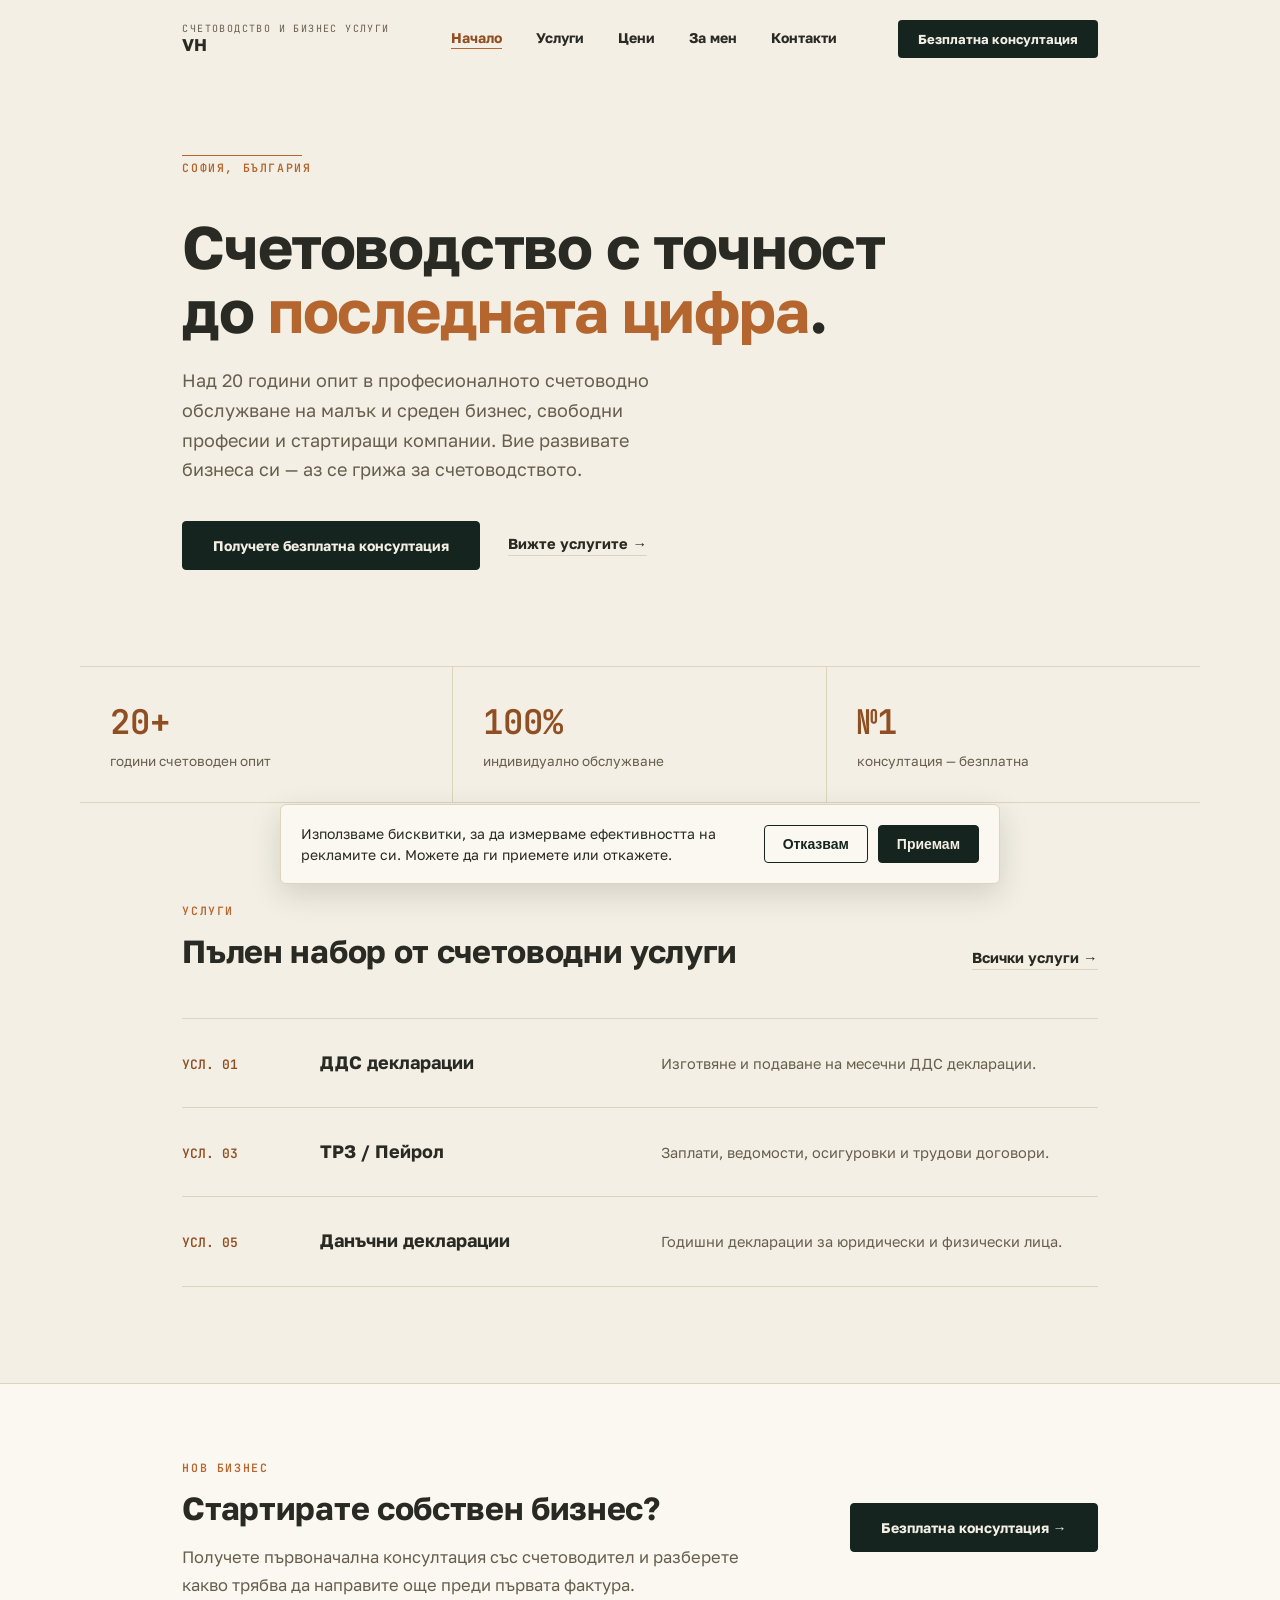
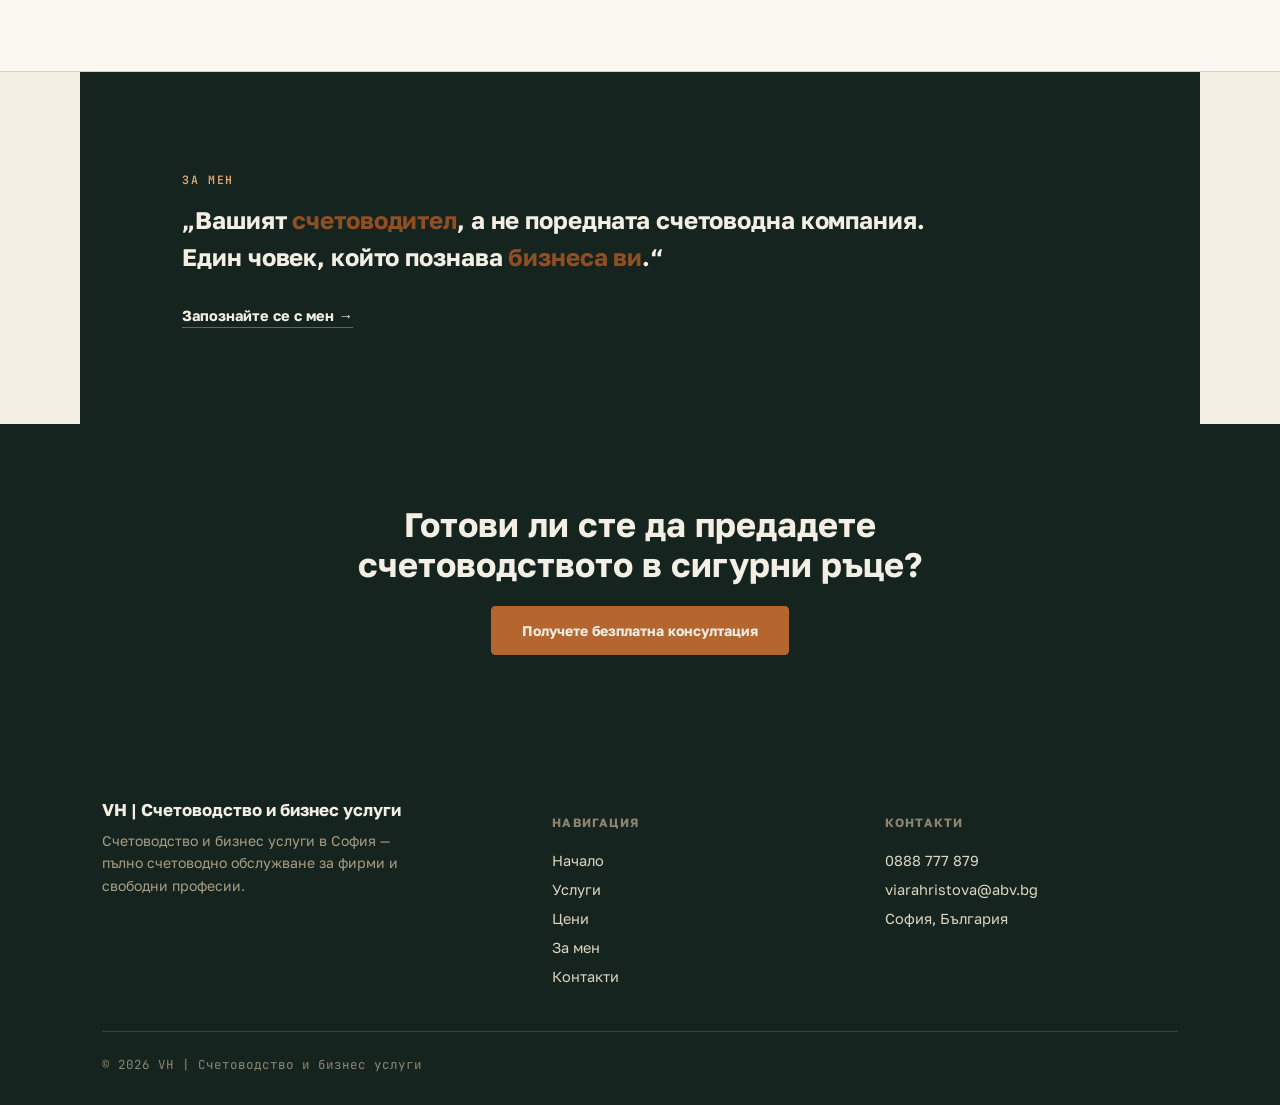
<file: index.html>
<!DOCTYPE html>
<html lang="bg">
<head>
<!-- Google tag (gtag.js) + Consent Mode v2 -->
<script>
window.dataLayer=window.dataLayer||[];function gtag(){dataLayer.push(arguments);}
gtag('consent','default',{ad_storage:'denied',ad_user_data:'denied',ad_personalization:'denied',analytics_storage:'denied',wait_for_update:500});
try{if(localStorage.getItem('vh-consent')==='granted'){gtag('consent','update',{ad_storage:'granted',ad_user_data:'granted',ad_personalization:'granted',analytics_storage:'granted'});}}catch(e){}
gtag('js',new Date());
gtag('config','AW-18490693279');
</script>
<script async src="https://www.googletagmanager.com/gtag/js?id=AW-18490693279"></script>
<meta charset="UTF-8">
<meta name="viewport" content="width=device-width, initial-scale=1.0">
<meta name="google-site-verification" content="xC1aSWb-zoDy7ywswB2VRji5pYLmuvF_2EXOzpqRw1o" />
<meta name="msvalidate.01" content="D0F1BC78159E9B62E5078E247769126C" />
<title>Счетоводни услуги в София | VH Счетоводство и бизнес услуги</title>
<meta name="description" content="Над 20 години опит. Счетоводно обслужване в София за малък и среден бизнес, свободни професии и стартиращи фирми. ДДС, ТРЗ, данъчни декларации. Безплатна първа консултация.">
<link rel="canonical" href="https://vhhristova.bg/">
<meta property="og:type" content="website">
<meta property="og:site_name" content="VH | Счетоводство и бизнес услуги">
<meta property="og:title" content="Счетоводни услуги в София | VH Счетоводство и бизнес услуги">
<meta property="og:description" content="Над 20 години опит. Счетоводно обслужване в София за малък и среден бизнес, свободни професии и стартиращи фирми. ДДС, ТРЗ, данъчни декларации. Безплатна първа консултация.">
<meta property="og:url" content="https://vhhristova.bg/">
<meta property="og:locale" content="bg_BG">
<meta name="twitter:card" content="summary">
<link rel="stylesheet" href="assets/style.css">
<script type="application/ld+json">
{
  "@context": "https://schema.org",
  "@type": "AccountingService",
  "name": "VH | Счетоводство и бизнес услуги",
  "alternateName": "В. Христова",
  "url": "https://vhhristova.bg/",
  "telephone": "+359888777879",
  "email": "viarahristova@abv.bg",
  "address": {
    "@type": "PostalAddress",
    "addressLocality": "София",
    "addressCountry": "BG"
  },
  "areaServed": {
    "@type": "City",
    "name": "София"
  }
}
</script>
</head>
<body>

<header class="site-header">
  <div class="wrap">
    <a href="index.html" class="brand">
      <span class="brand-eyebrow">Счетоводство и бизнес услуги</span>
      <span class="brand-name">VH</span>
    </a>
    <nav class="nav-links">
      <a href="index.html" data-page="index.html">Начало</a>
      <a href="services.html" data-page="services.html">Услуги</a>
      <a href="prices.html" data-page="prices.html">Цени</a>
      <a href="about.html" data-page="about.html">За мен</a>
      <a href="contact.html" data-page="contact.html">Контакти</a>
      <a href="contact.html" class="btn nav-cta-mobile">Безплатна консултация</a>
    </nav>
    <a href="contact.html" class="nav-cta">Безплатна консултация</a>
    <button class="nav-toggle" aria-label="Отвори меню" aria-expanded="false">
      <span></span><span></span><span></span>
    </button>
  </div>
</header>

<section class="hero">
  <div class="hero-rule"></div>
  <span class="eyebrow">София, България</span>
  <h1>Счетоводство с&nbsp;точност до&nbsp;<span class="accent">последната цифра</span>.</h1>
  <p class="lede">Над 20 години опит в професионалното счетоводно обслужване на малък и среден бизнес, свободни професии и стартиращи компании. Вие развивате бизнеса си — аз се грижа за счетоводството.</p>
  <div class="hero-actions">
    <a href="contact.html" class="btn">Получете безплатна консултация</a>
    <a href="services.html" class="link-arrow">Вижте услугите →</a>
  </div>
</section>

<div class="stats">
  <div class="stat reveal"><span class="stat-num num">20+</span><span class="stat-label">години счетоводен опит</span></div>
  <div class="stat reveal" style="--reveal-delay:.08s"><span class="stat-num num">100%</span><span class="stat-label">индивидуално обслужване</span></div>
  <div class="stat reveal" style="--reveal-delay:.16s"><span class="stat-num num">№1</span><span class="stat-label">консултация — безплатна</span></div>
</div>

<section class="section">
  <div class="section-head reveal">
    <div>
      <span class="eyebrow">Услуги</span>
      <h2>Пълен набор от счетоводни услуги</h2>
    </div>
    <a href="services.html" class="link-arrow">Всички услуги →</a>
  </div>
  <div class="svc-list">
    <div class="svc-row reveal">
      <span class="svc-code num">УСЛ. 01</span>
      <span class="svc-name">ДДС декларации</span>
      <span class="svc-desc">Изготвяне и подаване на месечни ДДС декларации.</span>
    </div>
    <div class="svc-row reveal" style="--reveal-delay:.06s">
      <span class="svc-code num">УСЛ. 03</span>
      <span class="svc-name">ТРЗ / Пейрол</span>
      <span class="svc-desc">Заплати, ведомости, осигуровки и трудови договори.</span>
    </div>
    <div class="svc-row reveal" style="--reveal-delay:.12s">
      <span class="svc-code num">УСЛ. 05</span>
      <span class="svc-name">Данъчни декларации</span>
      <span class="svc-desc">Годишни декларации за юридически и физически лица.</span>
    </div>
  </div>
</section>

<div class="startup">
  <div class="section">
    <div class="startup-inner">
      <div>
        <span class="eyebrow reveal">Нов бизнес</span>
        <h2 class="reveal">Стартирате собствен бизнес?</h2>
        <p class="reveal" style="--reveal-delay:.06s">Получете първоначална консултация със счетоводител и разберете какво трябва да направите още преди първата фактура.</p>
      </div>
      <a href="contact.html" class="btn reveal" style="--reveal-delay:.12s">Безплатна консултация →</a>
    </div>
  </div>
</div>

<section class="section on-ink">
  <span class="eyebrow reveal">За мен</span>
  <p class="pull reveal">„Вашият <span class="accent">счетоводител</span>, а не поредната счетоводна компания. Един човек, който познава <span class="accent">бизнеса ви</span>.“</p>
  <div class="reveal" style="margin-top:30px;--reveal-delay:.1s">
    <a href="about.html" class="link-arrow" style="color:#f3efe4;border-color:rgba(255,255,255,0.3);">Запознайте се с мен →</a>
  </div>
</section>

<div class="cta-band">
  <h2 class="reveal">Готови ли сте да предадете счетоводството в сигурни ръце?</h2>
  <a href="contact.html" class="btn reveal" style="--reveal-delay:.08s">Получете безплатна консултация</a>
</div>

<footer class="site-footer">
  <div class="footer-grid">
    <div class="footer-brand">
      <span class="brand-name">VH | Счетоводство и бизнес услуги</span>
      <p>Счетоводство и бизнес услуги в София — пълно счетоводно обслужване за фирми и свободни професии.</p>
    </div>
    <div class="footer-col">
      <h4>Навигация</h4>
      <a href="index.html">Начало</a>
      <a href="services.html">Услуги</a>
      <a href="prices.html">Цени</a>
      <a href="about.html">За мен</a>
      <a href="contact.html">Контакти</a>
    </div>
    <div class="footer-col">
      <h4>Контакти</h4>
      <a href="tel:0888777879">0888 777 879</a>
      <a href="mailto:viarahristova@abv.bg">viarahristova@abv.bg</a>
      <a href="#">София, България</a>
    </div>
  </div>
  <div class="footer-bottom">
    <span>© 2026 VH | Счетоводство и бизнес услуги</span>
  </div>
</footer>

<script src="assets/script.js"></script>
</body>
</html>
</file>
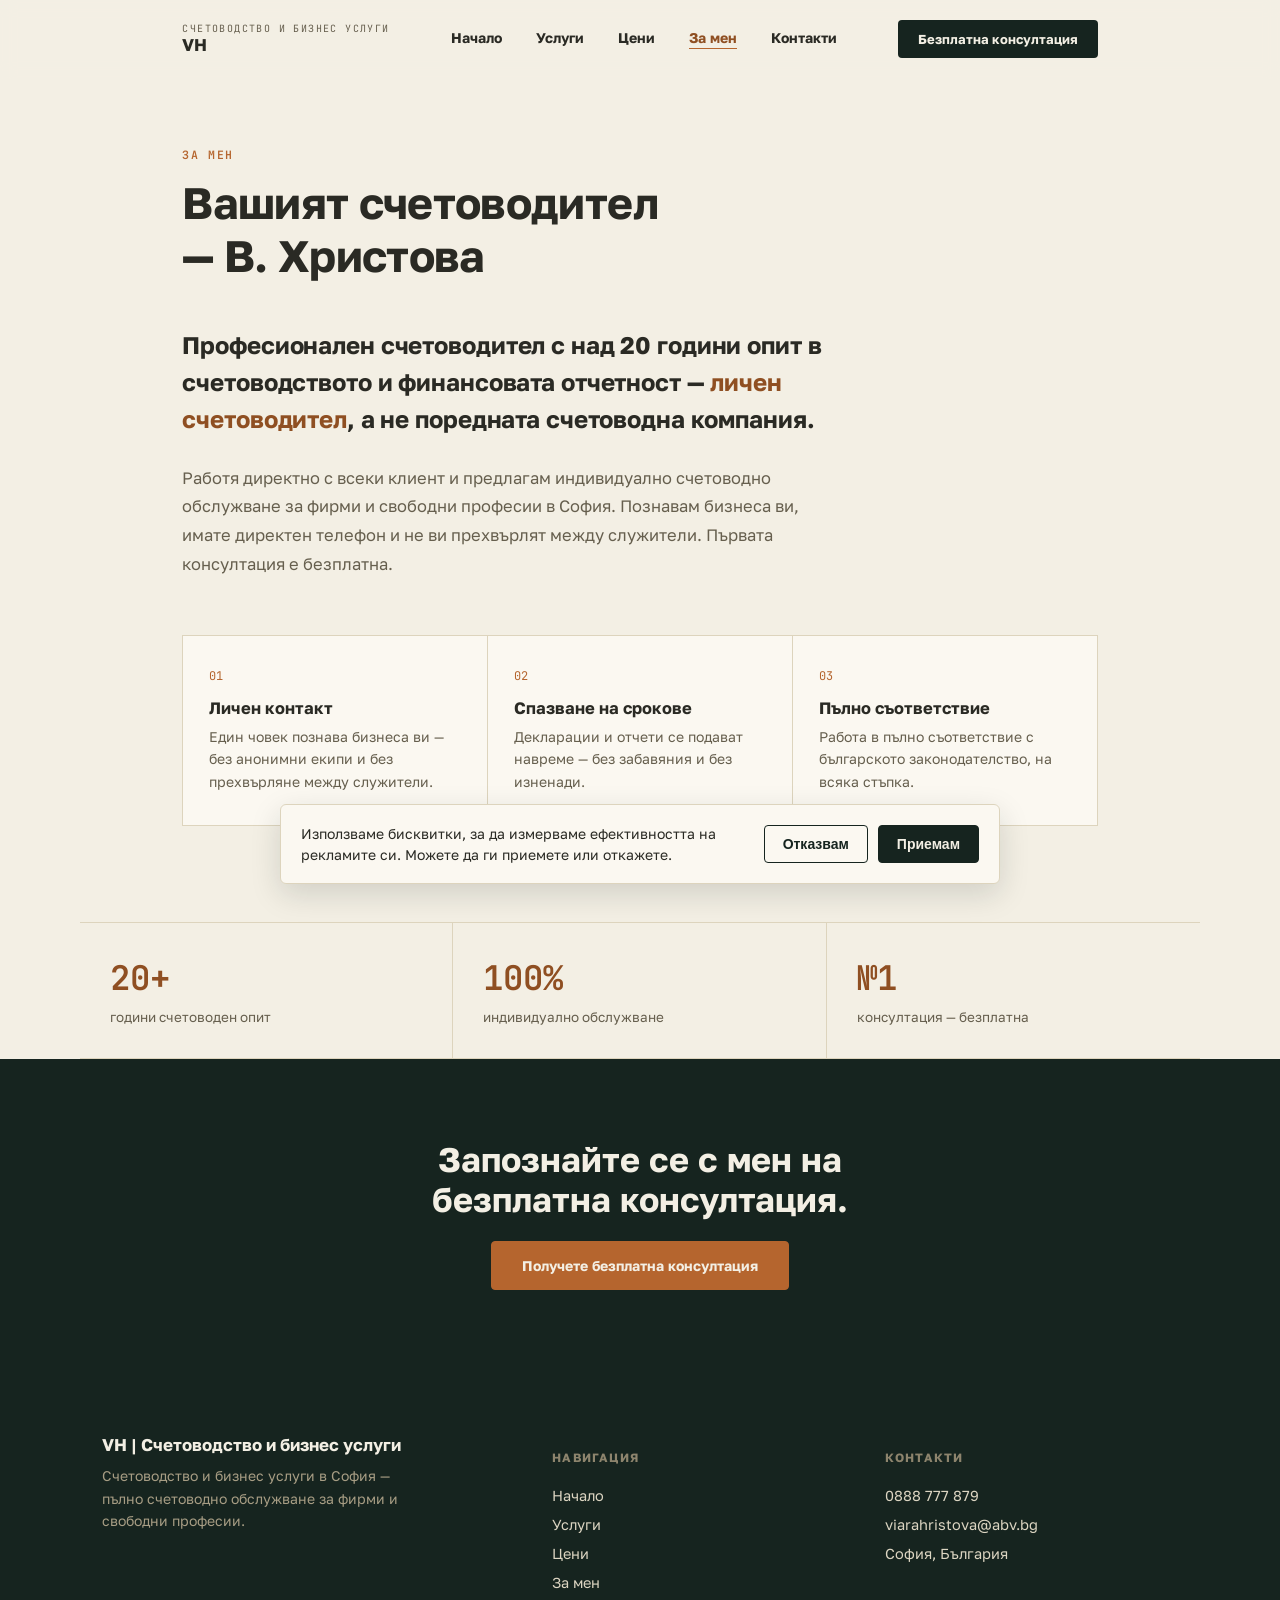
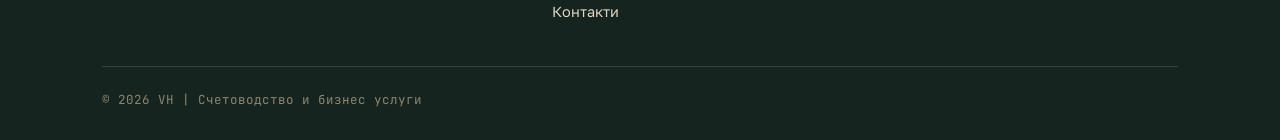
<file: about.html>
<!DOCTYPE html>
<html lang="bg">
<head>
<!-- Google tag (gtag.js) + Consent Mode v2 -->
<script>
window.dataLayer=window.dataLayer||[];function gtag(){dataLayer.push(arguments);}
gtag('consent','default',{ad_storage:'denied',ad_user_data:'denied',ad_personalization:'denied',analytics_storage:'denied',wait_for_update:500});
try{if(localStorage.getItem('vh-consent')==='granted'){gtag('consent','update',{ad_storage:'granted',ad_user_data:'granted',ad_personalization:'granted',analytics_storage:'granted'});}}catch(e){}
gtag('js',new Date());
gtag('config','AW-18490693279');
</script>
<script async src="https://www.googletagmanager.com/gtag/js?id=AW-18490693279"></script>
<meta charset="UTF-8">
<meta name="viewport" content="width=device-width, initial-scale=1.0">
<title>Вашият счетоводител В. Христова | VH Счетоводство</title>
<meta name="description" content="Запознайте се с В. Христова — личен счетоводител с над 20 години опит за фирми и свободни професии в София. Директна връзка с един човек, който познава бизнеса ви.">
<link rel="canonical" href="https://vhhristova.bg/about">
<meta property="og:type" content="website">
<meta property="og:site_name" content="VH | Счетоводство и бизнес услуги">
<meta property="og:title" content="Вашият счетоводител В. Христова | VH Счетоводство">
<meta property="og:description" content="Запознайте се с В. Христова — личен счетоводител с над 20 години опит за фирми и свободни професии в София. Директна връзка с един човек, който познава бизнеса ви.">
<meta property="og:url" content="https://vhhristova.bg/about">
<meta property="og:locale" content="bg_BG">
<meta name="twitter:card" content="summary">
<link rel="stylesheet" href="assets/style.css">
</head>
<body>

<header class="site-header">
  <div class="wrap">
    <a href="index.html" class="brand">
      <span class="brand-eyebrow">Счетоводство и бизнес услуги</span>
      <span class="brand-name">VH</span>
    </a>
    <nav class="nav-links">
      <a href="index.html" data-page="index.html">Начало</a>
      <a href="services.html" data-page="services.html">Услуги</a>
      <a href="prices.html" data-page="prices.html">Цени</a>
      <a href="about.html" data-page="about.html">За мен</a>
      <a href="contact.html" data-page="contact.html">Контакти</a>
      <a href="contact.html" class="btn nav-cta-mobile">Безплатна консултация</a>
    </nav>
    <a href="contact.html" class="nav-cta">Безплатна консултация</a>
    <button class="nav-toggle" aria-label="Отвори меню" aria-expanded="false">
      <span></span><span></span><span></span>
    </button>
  </div>
</header>

<div class="page-head reveal">
  <span class="eyebrow">За мен</span>
  <h1>Вашият счетоводител — В. Христова</h1>
</div>

<section class="section" style="padding-top:24px;">
  <p class="pull reveal">Професионален счетоводител с над 20 години опит в счетоводството и финансовата отчетност — <span class="accent">личен счетоводител</span>, а не поредната счетоводна компания.</p>
  <p class="about-body reveal" style="--reveal-delay:.08s">Работя директно с всеки клиент и предлагам индивидуално счетоводно обслужване за фирми и свободни професии в София. Познавам бизнеса ви, имате директен телефон и не ви прехвърлят между служители. Първата консултация е безплатна.</p>

  <div class="values">
    <div class="value reveal">
      <span class="value-num num">01</span>
      <h3>Личен контакт</h3>
      <p>Един човек познава бизнеса ви — без анонимни екипи и без прехвърляне между служители.</p>
    </div>
    <div class="value reveal" style="--reveal-delay:.06s">
      <span class="value-num num">02</span>
      <h3>Спазване на срокове</h3>
      <p>Декларации и отчети се подават навреме — без забавяния и без изненади.</p>
    </div>
    <div class="value reveal" style="--reveal-delay:.12s">
      <span class="value-num num">03</span>
      <h3>Пълно съответствие</h3>
      <p>Работа в пълно съответствие с българското законодателство, на всяка стъпка.</p>
    </div>
  </div>
</section>

<div class="stats">
  <div class="stat reveal"><span class="stat-num num">20+</span><span class="stat-label">години счетоводен опит</span></div>
  <div class="stat reveal" style="--reveal-delay:.08s"><span class="stat-num num">100%</span><span class="stat-label">индивидуално обслужване</span></div>
  <div class="stat reveal" style="--reveal-delay:.16s"><span class="stat-num num">№1</span><span class="stat-label">консултация — безплатна</span></div>
</div>

<div class="cta-band">
  <h2 class="reveal">Запознайте се с мен на безплатна консултация.</h2>
  <a href="contact.html" class="btn reveal" style="--reveal-delay:.08s">Получете безплатна консултация</a>
</div>

<footer class="site-footer">
  <div class="footer-grid">
    <div class="footer-brand">
      <span class="brand-name">VH | Счетоводство и бизнес услуги</span>
      <p>Счетоводство и бизнес услуги в София — пълно счетоводно обслужване за фирми и свободни професии.</p>
    </div>
    <div class="footer-col">
      <h4>Навигация</h4>
      <a href="index.html">Начало</a>
      <a href="services.html">Услуги</a>
      <a href="prices.html">Цени</a>
      <a href="about.html">За мен</a>
      <a href="contact.html">Контакти</a>
    </div>
    <div class="footer-col">
      <h4>Контакти</h4>
      <a href="tel:0888777879">0888 777 879</a>
      <a href="mailto:viarahristova@abv.bg">viarahristova@abv.bg</a>
      <a href="#">София, България</a>
    </div>
  </div>
  <div class="footer-bottom">
    <span>© 2026 VH | Счетоводство и бизнес услуги</span>
  </div>
</footer>

<script src="assets/script.js"></script>
</body>
</html>
</file>
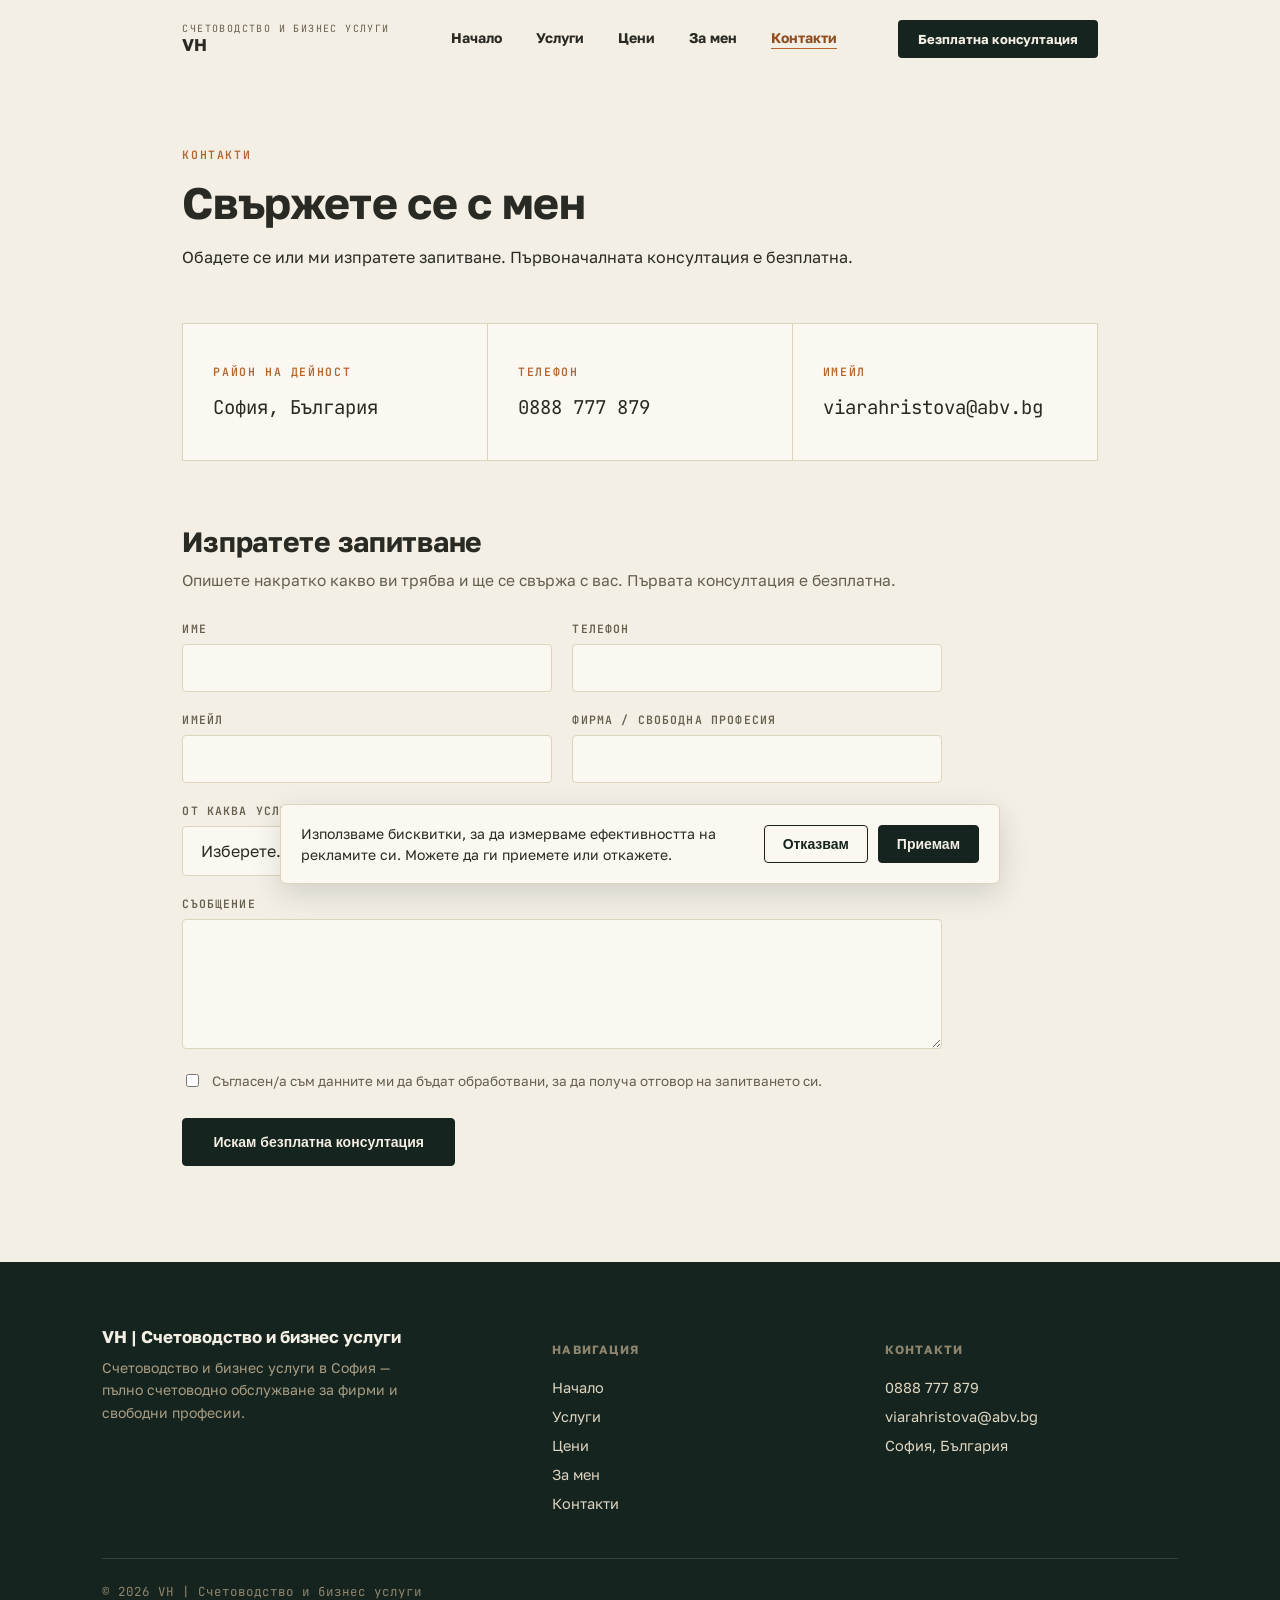
<file: contact.html>
<!DOCTYPE html>
<html lang="bg">
<head>
<!-- Google tag (gtag.js) + Consent Mode v2 -->
<script>
window.dataLayer=window.dataLayer||[];function gtag(){dataLayer.push(arguments);}
gtag('consent','default',{ad_storage:'denied',ad_user_data:'denied',ad_personalization:'denied',analytics_storage:'denied',wait_for_update:500});
try{if(localStorage.getItem('vh-consent')==='granted'){gtag('consent','update',{ad_storage:'granted',ad_user_data:'granted',ad_personalization:'granted',analytics_storage:'granted'});}}catch(e){}
gtag('js',new Date());
gtag('config','AW-18490693279');
</script>
<script async src="https://www.googletagmanager.com/gtag/js?id=AW-18490693279"></script>
<meta charset="UTF-8">
<meta name="viewport" content="width=device-width, initial-scale=1.0">
<title>Контакти и безплатна консултация | VH Счетоводство</title>
<meta name="description" content="Свържете се с VH Счетоводство и бизнес услуги в София — обадете се или изпратете запитване. Първоначалната консултация е безплатна.">
<link rel="canonical" href="https://vhhristova.bg/contact">
<meta property="og:type" content="website">
<meta property="og:site_name" content="VH | Счетоводство и бизнес услуги">
<meta property="og:title" content="Контакти и безплатна консултация | VH Счетоводство">
<meta property="og:description" content="Свържете се с VH Счетоводство и бизнес услуги в София — обадете се или изпратете запитване. Първоначалната консултация е безплатна.">
<meta property="og:url" content="https://vhhristova.bg/contact">
<meta property="og:locale" content="bg_BG">
<meta name="twitter:card" content="summary">
<link rel="stylesheet" href="assets/style.css">
</head>
<body>

<header class="site-header">
  <div class="wrap">
    <a href="index.html" class="brand">
      <span class="brand-eyebrow">Счетоводство и бизнес услуги</span>
      <span class="brand-name">VH</span>
    </a>
    <nav class="nav-links">
      <a href="index.html" data-page="index.html">Начало</a>
      <a href="services.html" data-page="services.html">Услуги</a>
      <a href="prices.html" data-page="prices.html">Цени</a>
      <a href="about.html" data-page="about.html">За мен</a>
      <a href="contact.html" data-page="contact.html">Контакти</a>
      <a href="contact.html" class="btn nav-cta-mobile">Безплатна консултация</a>
    </nav>
    <a href="contact.html" class="nav-cta">Безплатна консултация</a>
    <button class="nav-toggle" aria-label="Отвори меню" aria-expanded="false">
      <span></span><span></span><span></span>
    </button>
  </div>
</header>

<div class="page-head reveal">
  <span class="eyebrow">Контакти</span>
  <h1>Свържете се с мен</h1>
  <p class="lede" style="margin-top:18px;">Обадете се или ми изпратете запитване. Първоначалната консултация е безплатна.</p>
</div>

<section class="section" style="padding-top:24px;">
  <div class="contact-grid reveal">
    <div class="contact-cell">
      <span class="eyebrow">Район на дейност</span>
      <span class="value">София, България</span>
    </div>
    <div class="contact-cell">
      <span class="eyebrow">Телефон</span>
      <a href="tel:0888777879">0888 777 879</a>
    </div>
    <div class="contact-cell">
      <span class="eyebrow">Имейл</span>
      <a href="mailto:viarahristova@abv.bg">viarahristova@abv.bg</a>
    </div>
  </div>

  <form class="contact-form reveal" name="contact" method="POST" action="/thanks.html" data-netlify="true" netlify-honeypot="bot-field" style="--reveal-delay:.1s">
    <input type="hidden" name="form-name" value="contact">
    <p hidden><label>Не попълвайте това поле: <input name="bot-field"></label></p>

    <h2>Изпратете запитване</h2>
    <p class="form-note">Опишете накратко какво ви трябва и ще се свържа с вас. Първата консултация е безплатна.</p>

    <div class="form-grid">
      <div class="field">
        <label for="f-name">Име</label>
        <input id="f-name" name="name" type="text" autocomplete="name" required>
      </div>
      <div class="field">
        <label for="f-phone">Телефон</label>
        <input id="f-phone" name="phone" type="tel" autocomplete="tel" required>
      </div>
      <div class="field">
        <label for="f-email">Имейл</label>
        <input id="f-email" name="email" type="email" autocomplete="email">
      </div>
      <div class="field">
        <label for="f-company">Фирма / свободна професия</label>
        <input id="f-company" name="company" type="text" autocomplete="organization">
      </div>
      <div class="field full">
        <label for="f-service">От каква услуга се интересувате?</label>
        <select id="f-service" name="service">
          <option value="">Изберете...</option>
          <option>Текущо счетоводно обслужване</option>
          <option>ДДС декларации / възстановяване на ДДС</option>
          <option>ТРЗ / заплати и осигуровки</option>
          <option>Данъчни декларации</option>
          <option>Годишно приключване</option>
          <option>Стартирам нов бизнес</option>
          <option>Друго</option>
        </select>
      </div>
      <div class="field full">
        <label for="f-message">Съобщение</label>
        <textarea id="f-message" name="message"></textarea>
      </div>
    </div>

    <label class="consent">
      <input type="checkbox" name="consent" required>
      <span>Съгласен/а съм данните ми да бъдат обработвани, за да получа отговор на запитването си.</span>
    </label>

    <div class="form-actions">
      <button type="submit" class="btn">Искам безплатна консултация</button>
    </div>
  </form>
</section>

<footer class="site-footer">
  <div class="footer-grid">
    <div class="footer-brand">
      <span class="brand-name">VH | Счетоводство и бизнес услуги</span>
      <p>Счетоводство и бизнес услуги в София — пълно счетоводно обслужване за фирми и свободни професии.</p>
    </div>
    <div class="footer-col">
      <h4>Навигация</h4>
      <a href="index.html">Начало</a>
      <a href="services.html">Услуги</a>
      <a href="prices.html">Цени</a>
      <a href="about.html">За мен</a>
      <a href="contact.html">Контакти</a>
    </div>
    <div class="footer-col">
      <h4>Контакти</h4>
      <a href="tel:0888777879">0888 777 879</a>
      <a href="mailto:viarahristova@abv.bg">viarahristova@abv.bg</a>
      <a href="#">София, България</a>
    </div>
  </div>
  <div class="footer-bottom">
    <span>© 2026 VH | Счетоводство и бизнес услуги</span>
  </div>
</footer>

<script src="assets/script.js"></script>
</body>
</html>
</file>
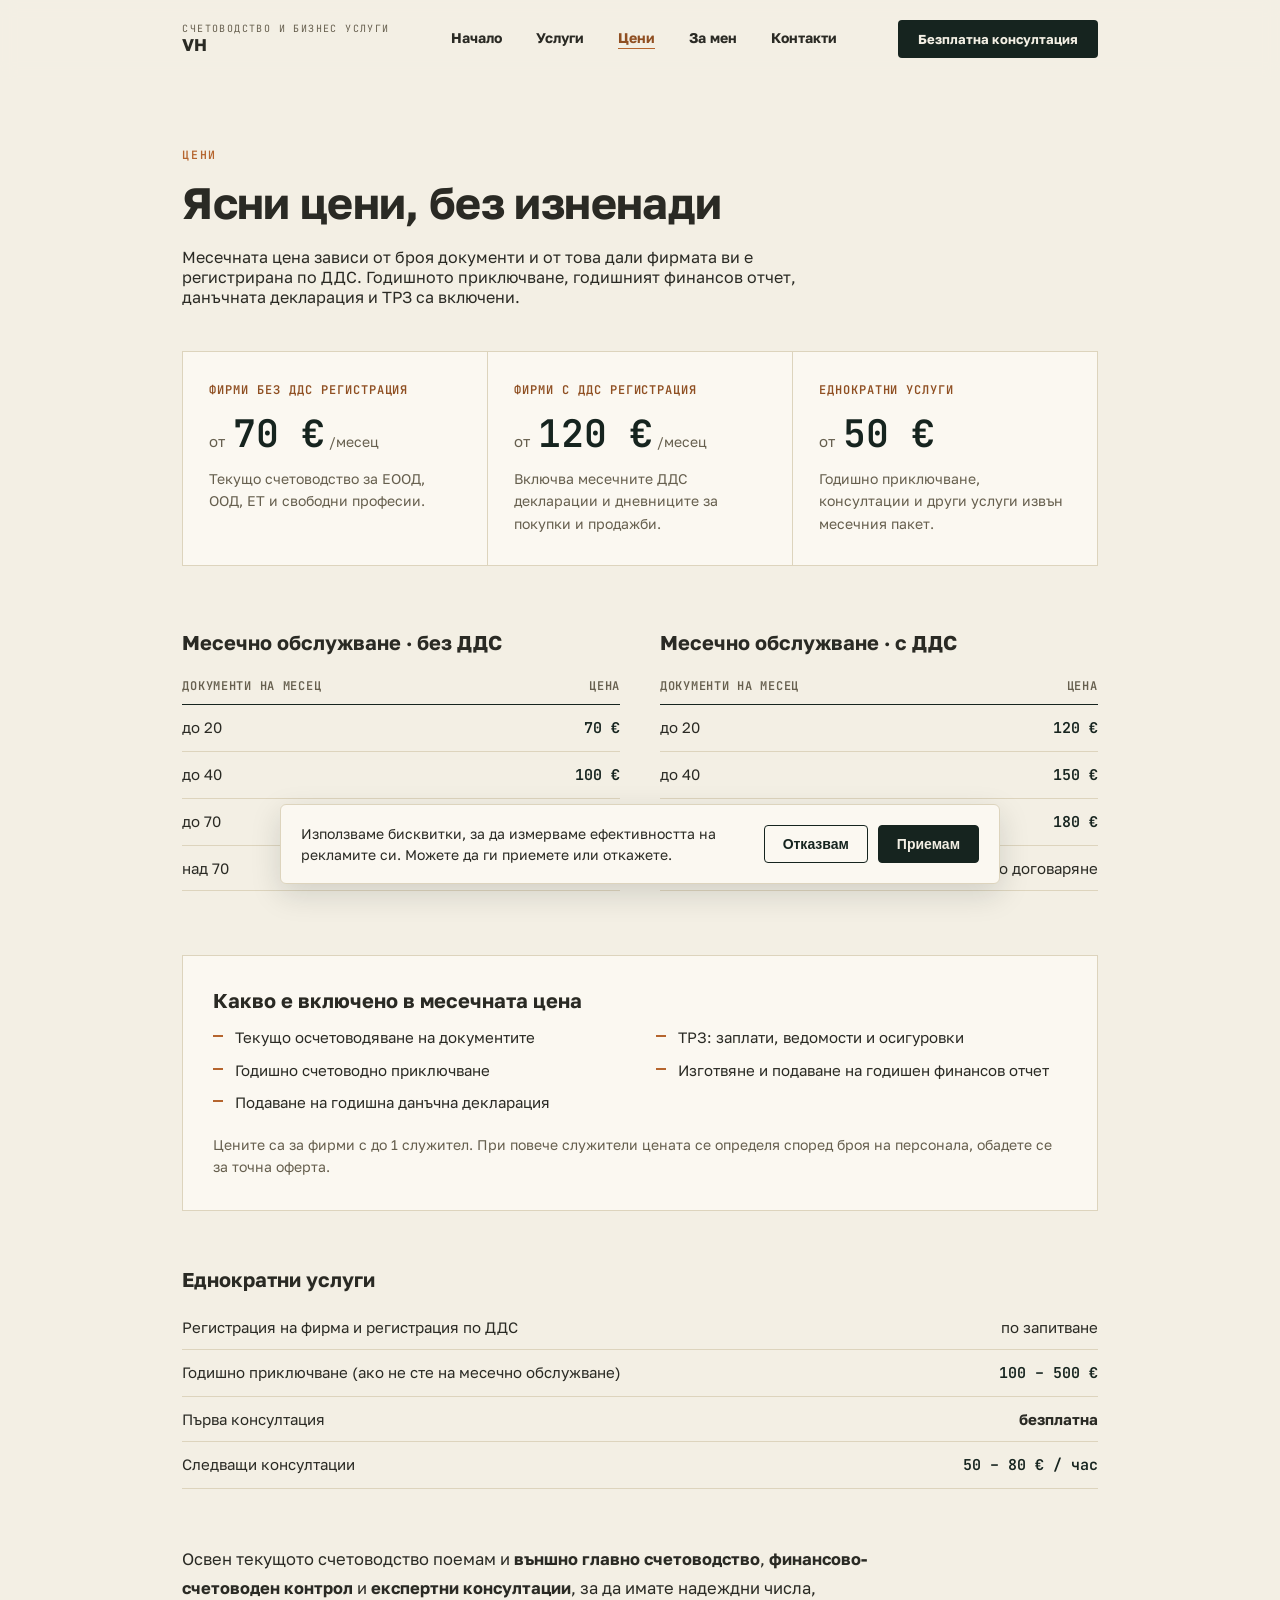
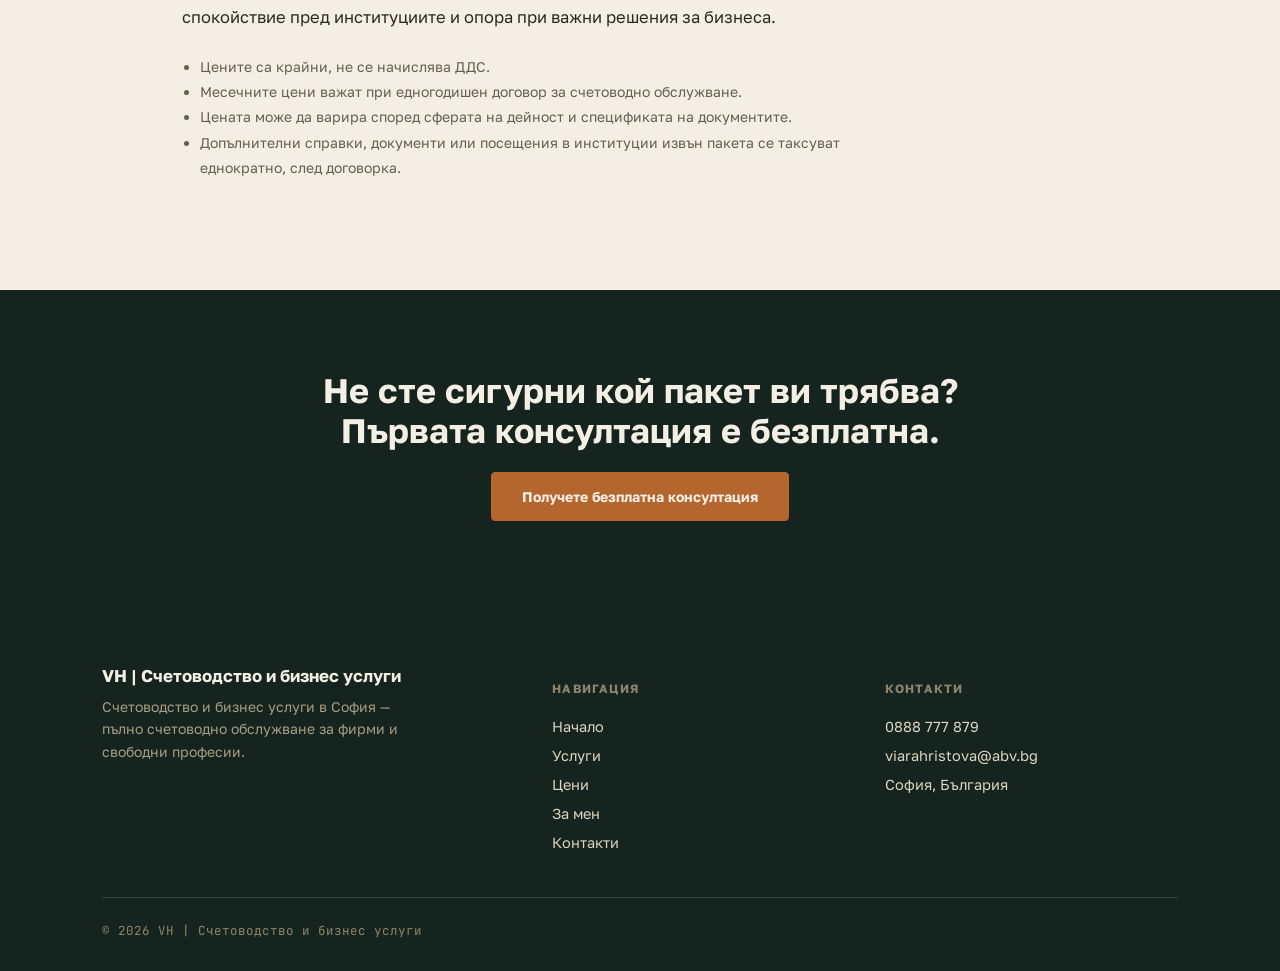
<file: prices.html>
<!DOCTYPE html>
<html lang="bg">
<head>
<!-- Google tag (gtag.js) + Consent Mode v2 -->
<script>
window.dataLayer=window.dataLayer||[];function gtag(){dataLayer.push(arguments);}
gtag('consent','default',{ad_storage:'denied',ad_user_data:'denied',ad_personalization:'denied',analytics_storage:'denied',wait_for_update:500});
try{if(localStorage.getItem('vh-consent')==='granted'){gtag('consent','update',{ad_storage:'granted',ad_user_data:'granted',ad_personalization:'granted',analytics_storage:'granted'});}}catch(e){}
gtag('js',new Date());
gtag('config','AW-18490693279');
</script>
<script async src="https://www.googletagmanager.com/gtag/js?id=AW-18490693279"></script>
<meta charset="UTF-8">
<meta name="viewport" content="width=device-width, initial-scale=1.0">
<title>Цени на счетоводни услуги в София | VH Счетоводство</title>
<meta name="description" content="Цени на счетоводно обслужване в София: от 70 € на месец, с включени годишно приключване, годишен финансов отчет, данъчна декларация и ТРЗ. Без скрити такси.">
<link rel="canonical" href="https://vhhristova.bg/prices">
<meta property="og:type" content="website">
<meta property="og:site_name" content="VH | Счетоводство и бизнес услуги">
<meta property="og:title" content="Цени на счетоводни услуги в София | VH Счетоводство">
<meta property="og:description" content="Цени на счетоводно обслужване в София: от 70 € на месец, с включени годишно приключване, годишен финансов отчет, данъчна декларация и ТРЗ. Без скрити такси.">
<meta property="og:url" content="https://vhhristova.bg/prices">
<meta property="og:locale" content="bg_BG">
<meta name="twitter:card" content="summary">
<link rel="stylesheet" href="assets/style.css">
</head>
<body>

<header class="site-header">
  <div class="wrap">
    <a href="index.html" class="brand">
      <span class="brand-eyebrow">Счетоводство и бизнес услуги</span>
      <span class="brand-name">VH</span>
    </a>
    <nav class="nav-links">
      <a href="index.html" data-page="index.html">Начало</a>
      <a href="services.html" data-page="services.html">Услуги</a>
      <a href="prices.html" data-page="prices.html">Цени</a>
      <a href="about.html" data-page="about.html">За мен</a>
      <a href="contact.html" data-page="contact.html">Контакти</a>
      <a href="contact.html" class="btn nav-cta-mobile">Безплатна консултация</a>
    </nav>
    <a href="contact.html" class="nav-cta">Безплатна консултация</a>
    <button class="nav-toggle" aria-label="Отвори меню" aria-expanded="false">
      <span></span><span></span><span></span>
    </button>
  </div>
</header>

<div class="page-head reveal">
  <span class="eyebrow">Цени</span>
  <h1>Ясни цени, без изненади</h1>
  <p class="lede" style="margin-top:18px;max-width:640px;">Месечната цена зависи от броя документи и от това дали фирмата ви е регистрирана по ДДС. Годишното приключване, годишният финансов отчет, данъчната декларация и ТРЗ са включени.</p>
</div>

<section class="section" style="padding-top:24px;">
  <div class="price-cards">
    <div class="price-card reveal">
      <span class="price-label">Фирми без ДДС регистрация</span>
      <span class="price-from">от <b class="num">70 €</b><small>/месец</small></span>
      <p>Текущо счетоводство за ЕООД, ООД, ЕТ и свободни професии.</p>
    </div>
    <div class="price-card reveal" style="--reveal-delay:.06s">
      <span class="price-label">Фирми с ДДС регистрация</span>
      <span class="price-from">от <b class="num">120 €</b><small>/месец</small></span>
      <p>Включва месечните ДДС декларации и дневниците за покупки и продажби.</p>
    </div>
    <div class="price-card reveal" style="--reveal-delay:.12s">
      <span class="price-label">Еднократни услуги</span>
      <span class="price-from">от <b class="num">50 €</b></span>
      <p>Годишно приключване, консултации и други услуги извън месечния пакет.</p>
    </div>
  </div>

  <div class="price-tables">
    <div class="price-table reveal">
      <h2>Месечно обслужване · без ДДС</h2>
      <table>
        <thead><tr><th>Документи на месец</th><th>Цена</th></tr></thead>
        <tbody>
          <tr><td>до 20</td><td class="num">70 €</td></tr>
          <tr><td>до 40</td><td class="num">100 €</td></tr>
          <tr><td>до 70</td><td class="num">130 €</td></tr>
          <tr><td>над 70</td><td>по договаряне</td></tr>
        </tbody>
      </table>
    </div>
    <div class="price-table reveal" style="--reveal-delay:.06s">
      <h2>Месечно обслужване · с ДДС</h2>
      <table>
        <thead><tr><th>Документи на месец</th><th>Цена</th></tr></thead>
        <tbody>
          <tr><td>до 20</td><td class="num">120 €</td></tr>
          <tr><td>до 40</td><td class="num">150 €</td></tr>
          <tr><td>до 70</td><td class="num">180 €</td></tr>
          <tr><td>над 70</td><td>по договаряне</td></tr>
        </tbody>
      </table>
    </div>
  </div>

  <div class="price-included reveal">
    <h2>Какво е включено в месечната цена</h2>
    <ul>
      <li>Текущо осчетоводяване на документите</li>
      <li>ТРЗ: заплати, ведомости и осигуровки</li>
      <li>Годишно счетоводно приключване</li>
      <li>Изготвяне и подаване на годишен финансов отчет</li>
      <li>Подаване на годишна данъчна декларация</li>
    </ul>
    <p class="price-note">Цените са за фирми с до 1 служител. При повече служители цената се определя според броя на персонала, обадете се за точна оферта.</p>
  </div>

  <div class="price-table reveal" style="margin-top:56px;">
    <h2>Еднократни услуги</h2>
    <table>
      <tbody>
        <tr><td>Регистрация на фирма и регистрация по ДДС</td><td>по запитване</td></tr>
        <tr><td>Годишно приключване (ако не сте на месечно обслужване)</td><td class="num">100 – 500 €</td></tr>
        <tr><td>Първа консултация</td><td><b>безплатна</b></td></tr>
        <tr><td>Следващи консултации</td><td class="num">50 – 80 € / час</td></tr>
      </tbody>
    </table>
  </div>

  <div class="price-extra reveal">
    <p>Освен текущото счетоводство поемам и <b>външно главно счетоводство</b>, <b>финансово-счетоводен контрол</b> и <b>експертни консултации</b>, за да имате надеждни числа, спокойствие пред институциите и опора при важни решения за бизнеса.</p>
    <ul class="price-fine">
      <li>Цените са крайни, не се начислява ДДС.</li>
      <li>Месечните цени важат при едногодишен договор за счетоводно обслужване.</li>
      <li>Цената може да варира според сферата на дейност и спецификата на документите.</li>
      <li>Допълнителни справки, документи или посещения в институции извън пакета се таксуват еднократно, след договорка.</li>
    </ul>
  </div>
</section>

<div class="cta-band">
  <h2 class="reveal">Не сте сигурни кой пакет ви трябва? Първата консултация е безплатна.</h2>
  <a href="contact.html" class="btn reveal" style="--reveal-delay:.08s">Получете безплатна консултация</a>
</div>

<footer class="site-footer">
  <div class="footer-grid">
    <div class="footer-brand">
      <span class="brand-name">VH | Счетоводство и бизнес услуги</span>
      <p>Счетоводство и бизнес услуги в София — пълно счетоводно обслужване за фирми и свободни професии.</p>
    </div>
    <div class="footer-col">
      <h4>Навигация</h4>
      <a href="index.html">Начало</a>
      <a href="services.html">Услуги</a>
      <a href="prices.html">Цени</a>
      <a href="about.html">За мен</a>
      <a href="contact.html">Контакти</a>
    </div>
    <div class="footer-col">
      <h4>Контакти</h4>
      <a href="tel:0888777879">0888 777 879</a>
      <a href="mailto:viarahristova@abv.bg">viarahristova@abv.bg</a>
      <a href="#">София, България</a>
    </div>
  </div>
  <div class="footer-bottom">
    <span>© 2026 VH | Счетоводство и бизнес услуги</span>
  </div>
</footer>

<script src="assets/script.js"></script>
</body>
</html>
</file>
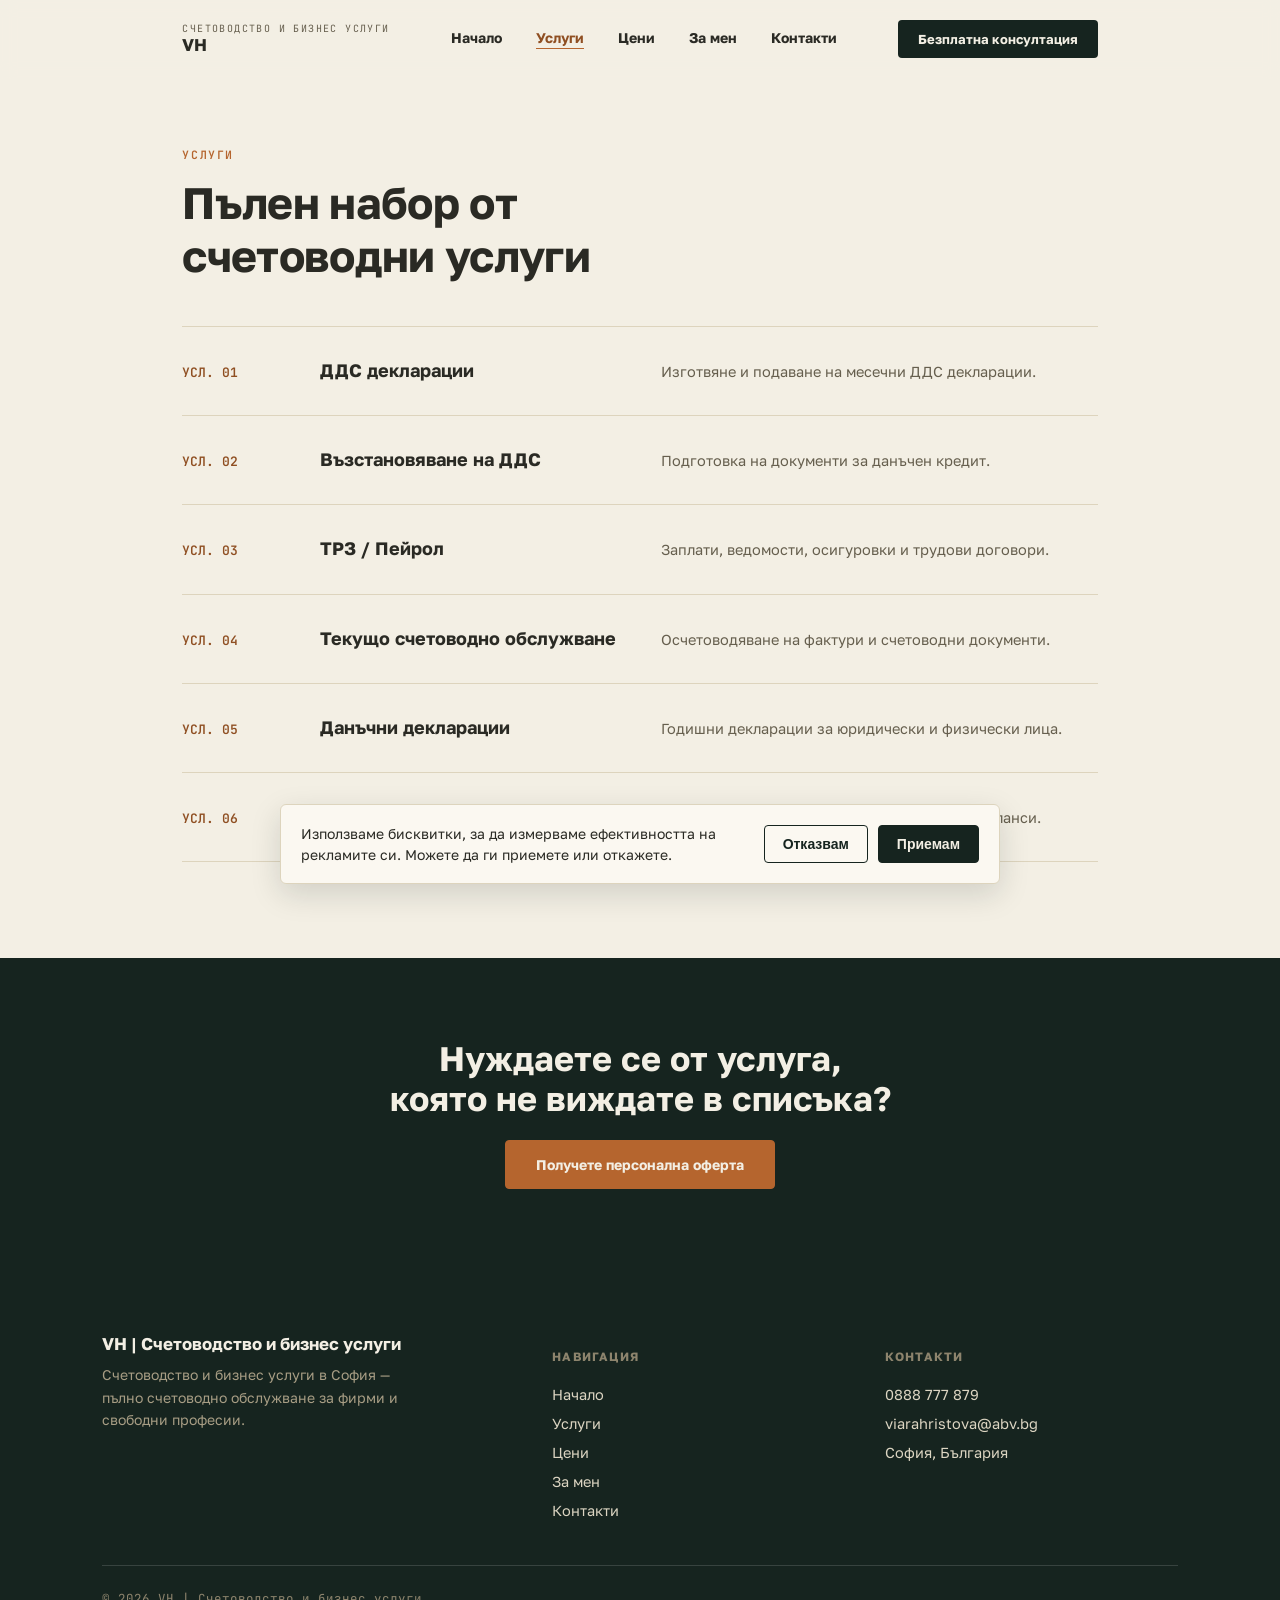
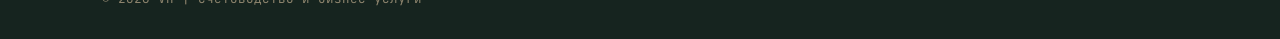
<file: services.html>
<!DOCTYPE html>
<html lang="bg">
<head>
<!-- Google tag (gtag.js) + Consent Mode v2 -->
<script>
window.dataLayer=window.dataLayer||[];function gtag(){dataLayer.push(arguments);}
gtag('consent','default',{ad_storage:'denied',ad_user_data:'denied',ad_personalization:'denied',analytics_storage:'denied',wait_for_update:500});
try{if(localStorage.getItem('vh-consent')==='granted'){gtag('consent','update',{ad_storage:'granted',ad_user_data:'granted',ad_personalization:'granted',analytics_storage:'granted'});}}catch(e){}
gtag('js',new Date());
gtag('config','AW-18490693279');
</script>
<script async src="https://www.googletagmanager.com/gtag/js?id=AW-18490693279"></script>
<meta charset="UTF-8">
<meta name="viewport" content="width=device-width, initial-scale=1.0">
<title>Счетоводни услуги: ДДС, ТРЗ, данъчни декларации | VH Счетоводство</title>
<meta name="description" content="Пълен набор от счетоводни услуги в София: ДДС декларации, ТРЗ, данъчни декларации, годишно приключване и текущо счетоводно обслужване.">
<link rel="canonical" href="https://vhhristova.bg/services">
<meta property="og:type" content="website">
<meta property="og:site_name" content="VH | Счетоводство и бизнес услуги">
<meta property="og:title" content="Счетоводни услуги: ДДС, ТРЗ, данъчни декларации | VH Счетоводство">
<meta property="og:description" content="Пълен набор от счетоводни услуги в София: ДДС декларации, ТРЗ, данъчни декларации, годишно приключване и текущо счетоводно обслужване.">
<meta property="og:url" content="https://vhhristova.bg/services">
<meta property="og:locale" content="bg_BG">
<meta name="twitter:card" content="summary">
<link rel="stylesheet" href="assets/style.css">
</head>
<body>

<header class="site-header">
  <div class="wrap">
    <a href="index.html" class="brand">
      <span class="brand-eyebrow">Счетоводство и бизнес услуги</span>
      <span class="brand-name">VH</span>
    </a>
    <nav class="nav-links">
      <a href="index.html" data-page="index.html">Начало</a>
      <a href="services.html" data-page="services.html">Услуги</a>
      <a href="prices.html" data-page="prices.html">Цени</a>
      <a href="about.html" data-page="about.html">За мен</a>
      <a href="contact.html" data-page="contact.html">Контакти</a>
      <a href="contact.html" class="btn nav-cta-mobile">Безплатна консултация</a>
    </nav>
    <a href="contact.html" class="nav-cta">Безплатна консултация</a>
    <button class="nav-toggle" aria-label="Отвори меню" aria-expanded="false">
      <span></span><span></span><span></span>
    </button>
  </div>
</header>

<div class="page-head reveal">
  <span class="eyebrow">Услуги</span>
  <h1>Пълен набор от счетоводни услуги</h1>
</div>

<section class="section" style="padding-top:24px;">
  <div class="svc-list">
    <div class="svc-row reveal">
      <span class="svc-code num">УСЛ. 01</span>
      <span class="svc-name">ДДС декларации</span>
      <span class="svc-desc">Изготвяне и подаване на месечни ДДС декларации.</span>
    </div>
    <div class="svc-row reveal" style="--reveal-delay:.05s">
      <span class="svc-code num">УСЛ. 02</span>
      <span class="svc-name">Възстановяване на ДДС</span>
      <span class="svc-desc">Подготовка на документи за данъчен кредит.</span>
    </div>
    <div class="svc-row reveal" style="--reveal-delay:.1s">
      <span class="svc-code num">УСЛ. 03</span>
      <span class="svc-name">ТРЗ / Пейрол</span>
      <span class="svc-desc">Заплати, ведомости, осигуровки и трудови договори.</span>
    </div>
    <div class="svc-row reveal" style="--reveal-delay:.15s">
      <span class="svc-code num">УСЛ. 04</span>
      <span class="svc-name">Текущо счетоводно обслужване</span>
      <span class="svc-desc">Осчетоводяване на фактури и счетоводни документи.</span>
    </div>
    <div class="svc-row reveal" style="--reveal-delay:.2s">
      <span class="svc-code num">УСЛ. 05</span>
      <span class="svc-name">Данъчни декларации</span>
      <span class="svc-desc">Годишни декларации за юридически и физически лица.</span>
    </div>
    <div class="svc-row reveal" style="--reveal-delay:.25s">
      <span class="svc-code num">УСЛ. 06</span>
      <span class="svc-name">Годишно приключване</span>
      <span class="svc-desc">Изготвяне на финансови отчети и годишни баланси.</span>
    </div>
  </div>
</section>

<div class="cta-band">
  <h2 class="reveal">Нуждаете се от услуга, която не виждате в списъка?</h2>
  <a href="contact.html" class="btn reveal" style="--reveal-delay:.08s">Получете персонална оферта</a>
</div>

<footer class="site-footer">
  <div class="footer-grid">
    <div class="footer-brand">
      <span class="brand-name">VH | Счетоводство и бизнес услуги</span>
      <p>Счетоводство и бизнес услуги в София — пълно счетоводно обслужване за фирми и свободни професии.</p>
    </div>
    <div class="footer-col">
      <h4>Навигация</h4>
      <a href="index.html">Начало</a>
      <a href="services.html">Услуги</a>
      <a href="prices.html">Цени</a>
      <a href="about.html">За мен</a>
      <a href="contact.html">Контакти</a>
    </div>
    <div class="footer-col">
      <h4>Контакти</h4>
      <a href="tel:0888777879">0888 777 879</a>
      <a href="mailto:viarahristova@abv.bg">viarahristova@abv.bg</a>
      <a href="#">София, България</a>
    </div>
  </div>
  <div class="footer-bottom">
    <span>© 2026 VH | Счетоводство и бизнес услуги</span>
  </div>
</footer>

<script src="assets/script.js"></script>
</body>
</html>
</file>
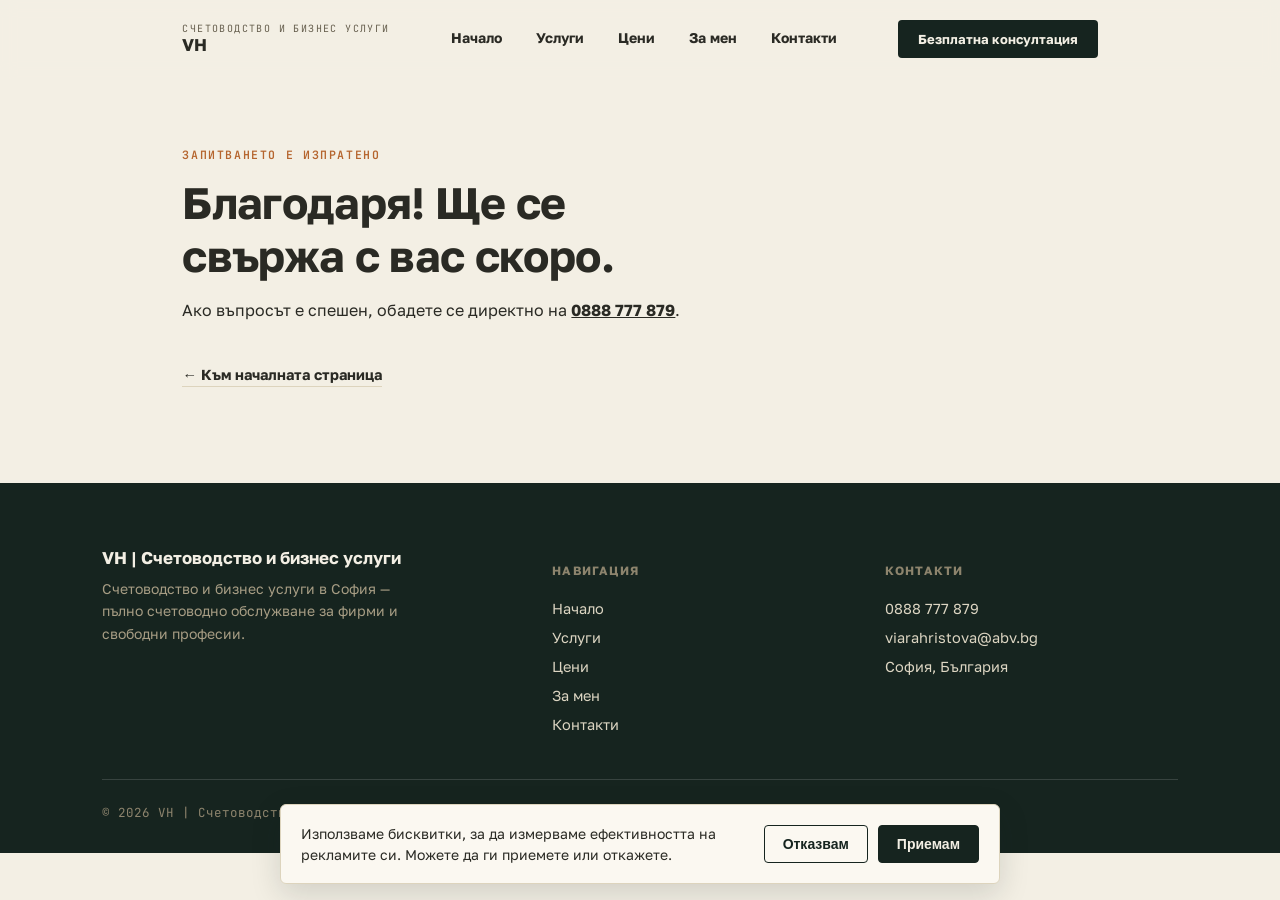
<file: thanks.html>
<!DOCTYPE html>
<html lang="bg">
<head>
<!-- Google tag (gtag.js) + Consent Mode v2 -->
<script>
window.dataLayer=window.dataLayer||[];function gtag(){dataLayer.push(arguments);}
gtag('consent','default',{ad_storage:'denied',ad_user_data:'denied',ad_personalization:'denied',analytics_storage:'denied',wait_for_update:500});
try{if(localStorage.getItem('vh-consent')==='granted'){gtag('consent','update',{ad_storage:'granted',ad_user_data:'granted',ad_personalization:'granted',analytics_storage:'granted'});}}catch(e){}
gtag('js',new Date());
gtag('config','AW-18490693279');
</script>
<script async src="https://www.googletagmanager.com/gtag/js?id=AW-18490693279"></script>
<meta charset="UTF-8">
<meta name="viewport" content="width=device-width, initial-scale=1.0">
<title>Благодаря за запитването | VH Счетоводство</title>
<meta name="robots" content="noindex">
<link rel="stylesheet" href="assets/style.css">
</head>
<body data-conversion="lead">

<header class="site-header">
  <div class="wrap">
    <a href="index.html" class="brand">
      <span class="brand-eyebrow">Счетоводство и бизнес услуги</span>
      <span class="brand-name">VH</span>
    </a>
    <nav class="nav-links">
      <a href="index.html" data-page="index.html">Начало</a>
      <a href="services.html" data-page="services.html">Услуги</a>
      <a href="prices.html" data-page="prices.html">Цени</a>
      <a href="about.html" data-page="about.html">За мен</a>
      <a href="contact.html" data-page="contact.html">Контакти</a>
      <a href="contact.html" class="btn nav-cta-mobile">Безплатна консултация</a>
    </nav>
    <a href="contact.html" class="nav-cta">Безплатна консултация</a>
    <button class="nav-toggle" aria-label="Отвори меню" aria-expanded="false">
      <span></span><span></span><span></span>
    </button>
  </div>
</header>

<div class="page-head reveal">
  <span class="eyebrow">Запитването е изпратено</span>
  <h1>Благодаря! Ще се свържа с вас скоро.</h1>
  <p class="lede" style="margin-top:18px;">Ако въпросът е спешен, обадете се директно на <a href="tel:0888777879" style="font-weight:700;">0888 777 879</a>.</p>
</div>

<section class="section" style="padding-top:24px;">
  <a href="index.html" class="link-arrow">← Към началната страница</a>
</section>

<footer class="site-footer">
  <div class="footer-grid">
    <div class="footer-brand">
      <span class="brand-name">VH | Счетоводство и бизнес услуги</span>
      <p>Счетоводство и бизнес услуги в София — пълно счетоводно обслужване за фирми и свободни професии.</p>
    </div>
    <div class="footer-col">
      <h4>Навигация</h4>
      <a href="index.html">Начало</a>
      <a href="services.html">Услуги</a>
      <a href="prices.html">Цени</a>
      <a href="about.html">За мен</a>
      <a href="contact.html">Контакти</a>
    </div>
    <div class="footer-col">
      <h4>Контакти</h4>
      <a href="tel:0888777879">0888 777 879</a>
      <a href="mailto:viarahristova@abv.bg">viarahristova@abv.bg</a>
      <a href="#">София, България</a>
    </div>
  </div>
  <div class="footer-bottom">
    <span>© 2026 VH | Счетоводство и бизнес услуги</span>
  </div>
</footer>

<script src="assets/script.js"></script>
</body>
</html>
</file>
<file: assets/style.css>
/* ===== fonts ===== */
@font-face{
  font-family:'Golos Text';
  font-style:normal;
  font-weight:400;
  font-display:swap;
  src:url(../fonts/golos-text-400-cyrillic.woff2) format('woff2');
  unicode-range:U+0301, U+0400-045F, U+0490-0491, U+04B0-04B1, U+2116;
}
@font-face{
  font-family:'Golos Text';
  font-style:normal;
  font-weight:400;
  font-display:swap;
  src:url(../fonts/golos-text-400-latin.woff2) format('woff2');
  unicode-range:U+0000-00FF, U+0131, U+0152-0153, U+02BB-02BC, U+02C6, U+02DA, U+02DC, U+2000-206F, U+20AC, U+2122;
}
@font-face{
  font-family:'Golos Text';
  font-style:normal;
  font-weight:700;
  font-display:swap;
  src:url(../fonts/golos-text-700-cyrillic.woff2) format('woff2');
  unicode-range:U+0301, U+0400-045F, U+0490-0491, U+04B0-04B1, U+2116;
}
@font-face{
  font-family:'Golos Text';
  font-style:normal;
  font-weight:700;
  font-display:swap;
  src:url(../fonts/golos-text-700-latin.woff2) format('woff2');
  unicode-range:U+0000-00FF, U+0131, U+0152-0153, U+02BB-02BC, U+02C6, U+02DA, U+02DC, U+2000-206F, U+20AC, U+2122;
}
@font-face{
  font-family:'JetBrains Mono';
  font-style:normal;
  font-weight:400;
  font-display:swap;
  src:url(../fonts/jetbrains-mono-400-cyrillic.woff2) format('woff2');
  unicode-range:U+0301, U+0400-045F, U+0490-0491, U+04B0-04B1, U+2116;
}
@font-face{
  font-family:'JetBrains Mono';
  font-style:normal;
  font-weight:400;
  font-display:swap;
  src:url(../fonts/jetbrains-mono-400-latin.woff2) format('woff2');
  unicode-range:U+0000-00FF, U+0131, U+0152-0153, U+02BB-02BC, U+02C6, U+02DA, U+02DC, U+2000-206F, U+20AC, U+2122;
}
@font-face{
  font-family:'JetBrains Mono';
  font-style:normal;
  font-weight:600;
  font-display:swap;
  src:url(../fonts/jetbrains-mono-600-cyrillic.woff2) format('woff2');
  unicode-range:U+0301, U+0400-045F, U+0490-0491, U+04B0-04B1, U+2116;
}
@font-face{
  font-family:'JetBrains Mono';
  font-style:normal;
  font-weight:600;
  font-display:swap;
  src:url(../fonts/jetbrains-mono-600-latin.woff2) format('woff2');
  unicode-range:U+0000-00FF, U+0131, U+0152-0153, U+02BB-02BC, U+02C6, U+02DA, U+02DC, U+2000-206F, U+20AC, U+2122;
}

/* ===== cross-document view transitions ===== */
@view-transition{
  navigation:auto;
}
::view-transition-old(root){
  animation:vt-out .32s cubic-bezier(.4,0,.2,1) both;
}
::view-transition-new(root){
  animation:vt-in .38s cubic-bezier(.2,0,.2,1) both;
}
@keyframes vt-out{to{opacity:0;transform:translateY(-8px);}}
@keyframes vt-in{from{opacity:0;transform:translateY(10px);}}
@media (prefers-reduced-motion: reduce){
  ::view-transition-old(root),::view-transition-new(root){animation:none;}
}

/* ===== tokens ===== */
:root{
  --ink:#16241f;
  --ink-soft:#3a4a41;
  --paper:#f3efe4;
  --paper-card:#fbf8f1;
  --copper:#b5652e;
  --copper-deep:#8f4f22;
  --graphite:#2a2a24;
  --muted:#665f4e;
  --line:#ddd4bd;
  --sans:'Golos Text',-apple-system,BlinkMacSystemFont,'Segoe UI',Helvetica,Arial,sans-serif;
  --mono:'JetBrains Mono',ui-monospace,SFMono-Regular,Menlo,Consolas,monospace;
}

*{box-sizing:border-box;}
html{scroll-behavior:smooth;}
@media (prefers-reduced-motion: reduce){html{scroll-behavior:auto;}}

body{
  margin:0;
  background:var(--paper);
  color:var(--graphite);
  font-family:var(--sans);
  -webkit-font-smoothing:antialiased;
}

h1,h2,h3{text-wrap:balance;margin:0;}
p{margin:0;}
a{color:inherit;}

.wrap{max-width:1120px;margin:0 auto;padding-left:8%;padding-right:8%;}

a:focus-visible,button:focus-visible{outline:2px solid var(--copper);outline-offset:3px;}

/* ===== eyebrow / mono utility ===== */
.eyebrow{
  font-family:var(--mono);
  font-size:11.5px;
  font-weight:600;
  letter-spacing:0.14em;
  text-transform:uppercase;
  color:var(--copper);
  display:inline-block;
  margin-bottom:14px;
}
.eyebrow.on-dark{color:#e0a875;}
.num{font-family:var(--mono);font-variant-numeric:tabular-nums;}

/* ===== header ===== */
.site-header{
  position:sticky;
  top:0;
  z-index:40;
  background:rgba(243,239,228,0.92);
  backdrop-filter:blur(8px);
  border-bottom:1px solid transparent;
  transition:border-color .25s ease, background .25s ease;
}
.site-header.is-scrolled{border-bottom-color:var(--line);}
.site-header .wrap{
  display:flex;
  align-items:center;
  justify-content:space-between;
  padding-top:20px;
  padding-bottom:20px;
}
.brand{
  display:flex;
  flex-direction:column;
  text-decoration:none;
  color:var(--graphite);
  line-height:1.2;
}
.brand .brand-eyebrow{
  font-family:var(--mono);
  font-size:10px;
  letter-spacing:0.14em;
  text-transform:uppercase;
  color:var(--muted);
}
.brand .brand-name{font-weight:700;font-size:17px;}

.nav-links{display:flex;align-items:center;gap:34px;}
.nav-links a{
  text-decoration:none;
  color:var(--graphite);
  font-size:14px;
  font-weight:600;
  position:relative;
  padding-bottom:3px;
}
.nav-links a::after{
  content:"";
  position:absolute;left:0;right:100%;bottom:0;
  height:1.5px;background:var(--copper);
  transition:right .25s cubic-bezier(.4,0,.2,1);
}
.nav-links a:hover::after,.nav-links a.is-active::after{right:0;}
.nav-links a.is-active{color:var(--copper-deep);}

.nav-cta{
  display:inline-flex;
  align-items:center;
  gap:8px;
  background:var(--ink);
  color:#f3efe4;
  text-decoration:none;
  padding:11px 20px;
  border-radius:4px;
  font-size:13px;
  font-weight:700;
  transition:background .2s ease, transform .2s ease;
}
.nav-cta:hover{background:var(--copper-deep);transform:translateY(-1px);}

.nav-toggle{display:none;}
.nav-links .nav-cta-mobile{display:none;}

/* ===== mobile nav ===== */
@media(max-width:860px){
  .nav-links{
    position:fixed;top:68px;left:0;right:0;
    background:var(--paper);
    border-bottom:1px solid transparent;
    flex-direction:column;
    align-items:flex-start;
    gap:0;
    padding:0 8%;
    max-height:0;
    overflow:hidden;
    visibility:hidden;
    transition:max-height .3s ease, padding .3s ease, visibility 0s linear .3s;
  }
  .nav-links.is-open{max-height:480px;padding:8px 8% 20px;border-bottom-color:var(--line);visibility:visible;transition:max-height .3s ease, padding .3s ease;}
  .nav-links a{width:100%;padding:12px 0;}
  .nav-links a::after{display:none;}
  .nav-cta{display:none;}
  .nav-links .nav-cta-mobile{
    display:inline-flex;margin-top:10px;
    width:auto;padding:13px 24px;color:#f3efe4;
  }
  .nav-links .nav-cta-mobile:hover{color:#f3efe4;}
  .nav-toggle{
    display:flex;
    flex-direction:column;
    justify-content:center;
    gap:5px;
    width:34px;height:34px;
    background:none;border:none;cursor:pointer;
  }
  .nav-toggle span{
    display:block;height:1.5px;width:100%;
    background:var(--graphite);
    transition:transform .25s ease, opacity .25s ease;
  }
  .nav-toggle.is-open span:nth-child(1){transform:translateY(6.5px) rotate(45deg);}
  .nav-toggle.is-open span:nth-child(2){opacity:0;}
  .nav-toggle.is-open span:nth-child(3){transform:translateY(-6.5px) rotate(-45deg);}
}
@media(min-width:861px){.nav-toggle{display:none;}}

/* ===== reveal-on-scroll ===== */
.reveal{
  opacity:0;
  transform:translateY(16px);
  transition:opacity .6s cubic-bezier(.2,0,.2,1), transform .6s cubic-bezier(.2,0,.2,1);
  transition-delay:var(--reveal-delay,0s);
}
.reveal.is-visible{opacity:1;transform:translateY(0);}
@media (prefers-reduced-motion: reduce){
  .reveal{opacity:1;transform:none;transition:none;}
}

/* ===== hero ===== */
.hero{
  padding:76px 8% 96px;
  max-width:1120px;
  margin:0 auto;
}
.hero-rule{
  width:120px;height:1px;
  transform-origin:left;
  background:var(--copper);
}
@media (prefers-reduced-motion: no-preference){
  .hero-rule{
    animation:draw-rule 1s cubic-bezier(.3,0,.15,1) .15s both;
  }
}
@keyframes draw-rule{from{transform:scaleX(0);}to{transform:scaleX(1);}}

.hero h1{
  font-size:60px;
  font-weight:700;
  line-height:1.06;
  letter-spacing:-0.02em;
  max-width:820px;
  margin:26px 0 24px;
}
.hero .accent{color:var(--copper);}
.hero p.lede{
  font-size:18px;
  color:var(--muted);
  max-width:520px;
  line-height:1.65;
  margin-bottom:36px;
}
.hero-actions{display:flex;align-items:center;gap:28px;flex-wrap:wrap;}

.btn{
  display:inline-flex;align-items:center;gap:10px;
  background:var(--ink);color:#f3efe4;
  text-decoration:none;
  padding:15px 30px;
  border-radius:4px;
  font-size:14px;font-weight:700;
  border:1px solid var(--ink);
  cursor:pointer;
  transition:background .2s ease, transform .2s ease, color .2s ease, border-color .2s ease;
}
.btn:hover{background:var(--copper-deep);border-color:var(--copper-deep);transform:translateY(-1px);}
.btn.outline{background:transparent;color:var(--ink);}
.btn.outline:hover{background:var(--ink);color:#f3efe4;}

.link-arrow{
  display:inline-flex;align-items:center;gap:8px;
  text-decoration:none;color:var(--graphite);
  font-weight:700;font-size:14.5px;
  border-bottom:1px solid var(--line);
  padding-bottom:3px;
  transition:color .2s ease, border-color .2s ease, gap .2s ease;
}
.link-arrow:hover{color:var(--copper-deep);border-color:var(--copper-deep);gap:12px;}

/* ===== stat row ===== */
.stats{
  display:grid;grid-template-columns:repeat(3,1fr);
  border-top:1px solid var(--line);
  border-bottom:1px solid var(--line);
  max-width:1120px;margin:0 auto;
}
.stat{padding:32px 8%;text-align:left;}
.stat:not(:last-child){border-right:1px solid var(--line);}
.stat .stat-num{font-family:var(--mono);font-size:34px;font-weight:600;color:var(--copper-deep);display:block;margin-bottom:6px;}
.stat .stat-label{font-size:13.5px;color:var(--muted);}
@media(max-width:760px){
  .stats{grid-template-columns:1fr;}
  .stat:not(:last-child){border-right:none;border-bottom:1px solid var(--line);}
}

/* ===== sections ===== */
.section{padding:96px 8%;max-width:1120px;margin:0 auto;}
.section-head{
  display:flex;justify-content:space-between;align-items:flex-end;
  gap:24px;margin-bottom:48px;flex-wrap:wrap;
}
.section-head h2{font-size:32px;font-weight:700;letter-spacing:-0.01em;max-width:560px;}
.section.on-ink{background:var(--ink);color:#f3efe4;}
.section.on-ink .eyebrow{color:#e0a875;}

/* ===== services list (shared: home teaser + full page) ===== */
.svc-list{border-top:1px solid var(--line);}
.svc-row{
  display:grid;grid-template-columns:110px 1fr 1.4fr;gap:28px;
  padding:32px 0;border-bottom:1px solid var(--line);
  align-items:baseline;
  position:relative;
}
.svc-row::before{
  content:"";position:absolute;left:0;top:0;bottom:0;width:2px;
  background:var(--copper);transform:scaleY(0);transform-origin:top;
  transition:transform .3s cubic-bezier(.4,0,.2,1);
}
.svc-row:hover::before{transform:scaleY(1);}
.svc-code{font-family:var(--mono);font-size:13px;color:var(--copper-deep);font-weight:600;}
.svc-name{font-size:18px;font-weight:700;}
.svc-desc{font-size:14.5px;color:var(--muted);line-height:1.6;}
@media(max-width:760px){
  .svc-row{grid-template-columns:44px 1fr;}
  .svc-desc{grid-column:2;}
}

/* ===== about / pull quote ===== */
.pull{
  font-size:24px;line-height:1.55;font-weight:600;
  max-width:760px;letter-spacing:-0.005em;
}
.pull .accent{color:var(--copper-deep);}
.about-body{font-size:16.5px;line-height:1.75;color:var(--muted);max-width:640px;margin-top:26px;}

.values{display:grid;grid-template-columns:repeat(3,1fr);gap:1px;background:var(--line);margin-top:56px;border:1px solid var(--line);}
.value{background:var(--paper-card);padding:32px 26px;}
.value .value-num{font-family:var(--mono);font-size:12px;color:var(--copper);display:block;margin-bottom:14px;}
.value h3{font-size:16.5px;font-weight:700;margin-bottom:8px;}
.value p{font-size:14px;color:var(--muted);line-height:1.6;}
@media(max-width:760px){.values{grid-template-columns:1fr;}}

/* ===== contact ===== */
.contact-grid{display:grid;grid-template-columns:repeat(3,1fr);gap:1px;background:var(--line);border:1px solid var(--line);margin-top:12px;}
.contact-cell{background:var(--paper-card);padding:40px 30px;}
.contact-cell .eyebrow{display:block;margin-bottom:16px;}
.contact-cell a,.contact-cell span.value{
  font-family:var(--mono);
  font-size:19px;
  text-decoration:none;
  color:var(--graphite);
  display:inline-block;
}
.contact-cell span.value{padding:0;background:none;}
.contact-cell a:hover{color:var(--copper-deep);}
@media(max-width:760px){.contact-grid{grid-template-columns:1fr;}}

/* ===== new-business band (home) ===== */
.startup{background:var(--paper-card);border-top:1px solid var(--line);border-bottom:1px solid var(--line);}
.startup .section{padding-top:72px;padding-bottom:72px;}
.startup-inner{display:flex;justify-content:space-between;align-items:center;gap:40px;flex-wrap:wrap;}
.startup h2{font-size:32px;font-weight:700;letter-spacing:-0.01em;max-width:560px;}
.startup p{font-size:16.5px;line-height:1.7;color:var(--muted);max-width:560px;margin-top:16px;}

/* ===== contact form ===== */
.contact-form{margin-top:64px;max-width:760px;}
.contact-form h2{font-size:28px;font-weight:700;letter-spacing:-0.01em;margin-bottom:10px;}
.contact-form .form-note{font-size:15.5px;line-height:1.6;color:var(--muted);margin-bottom:28px;}
.form-grid{display:grid;grid-template-columns:1fr 1fr;gap:20px;margin-bottom:22px;}
.field{display:flex;flex-direction:column;gap:8px;}
.field.full{grid-column:1 / -1;}
.field label{
  font-family:var(--mono);font-size:11.5px;font-weight:600;
  letter-spacing:0.1em;text-transform:uppercase;color:var(--muted);
}
.field input,.field select,.field textarea{
  font:inherit;font-size:16px;color:var(--graphite);
  background:var(--paper-card);
  border:1px solid var(--line);border-radius:4px;
  padding:13px 14px;width:100%;
  transition:border-color .2s ease, box-shadow .2s ease;
}
.field textarea{min-height:130px;resize:vertical;}
.field input:focus,.field select:focus,.field textarea:focus{
  outline:none;border-color:var(--copper);
  box-shadow:0 0 0 3px rgba(181,101,46,0.15);
}
.consent{display:flex;gap:10px;align-items:flex-start;font-size:13.5px;line-height:1.55;color:var(--muted);cursor:pointer;}
.consent input{margin-top:3px;accent-color:var(--copper);flex:none;}
.form-actions{margin-top:26px;}
@media(max-width:760px){
  .form-grid{grid-template-columns:1fr;}
  .startup h2{font-size:26px;}
}

/* ===== cta band ===== */
.cta-band{
  background:var(--ink);color:#f3efe4;
  padding:80px 8%;text-align:center;
}
.cta-band h2{font-size:34px;font-weight:700;margin-bottom:22px;max-width:640px;margin-left:auto;margin-right:auto;}
.cta-band .btn{background:var(--copper);border-color:var(--copper);}
.cta-band .btn:hover{background:var(--copper-deep);border-color:var(--copper-deep);}

/* ===== page header (non-home pages) ===== */
.page-head{padding:64px 8% 20px;max-width:1120px;margin:0 auto;}
.page-head h1{font-size:44px;font-weight:700;letter-spacing:-0.015em;max-width:640px;}

/* ===== footer ===== */
.site-footer{background:var(--ink);color:#cfc6b0;padding:64px 8% 32px;}
.footer-grid{
  display:grid;grid-template-columns:1.4fr 1fr 1fr;gap:40px;
  max-width:1120px;margin:0 auto;
  padding-bottom:40px;border-bottom:1px solid rgba(255,255,255,0.14);
}
.footer-brand .brand-name{color:#f3efe4;font-size:17px;font-weight:700;margin-bottom:10px;display:block;}
.footer-brand p{font-size:14px;line-height:1.6;color:#a79d84;max-width:320px;}
.footer-col h4{font-size:12px;text-transform:uppercase;letter-spacing:0.1em;color:#8d846d;margin-bottom:16px;font-weight:700;}
.footer-col a{display:block;text-decoration:none;color:#dcd5c2;font-size:14.5px;padding:6px 0;}
.footer-col a:hover{color:var(--copper);}
.footer-bottom{
  max-width:1120px;margin:0 auto;padding-top:24px;
  display:flex;justify-content:space-between;flex-wrap:wrap;gap:10px;
  font-size:12.5px;color:#8d846d;font-family:var(--mono);
}
@media(max-width:760px){
  .footer-grid{grid-template-columns:1fr;gap:32px;}
  .hero h1{font-size:36px;}
  .hero p.lede{font-size:16px;}
  .page-head h1{font-size:32px;}
  .section-head h2{font-size:26px;}
  .pull{font-size:20px;}
}

/* ===== cookie banner ===== */
.cookie-bar{
  position:fixed;left:16px;right:16px;bottom:16px;z-index:1000;
  max-width:720px;margin:0 auto;
  background:var(--paper-card);color:var(--graphite);
  border:1px solid var(--line);border-radius:6px;
  box-shadow:0 10px 30px rgba(22,36,31,.15);
  padding:18px 20px;
  display:flex;align-items:center;gap:18px;flex-wrap:wrap;
}
.cookie-bar p{margin:0;flex:1 1 280px;font-size:14px;line-height:1.5;}
.cookie-actions{display:flex;gap:10px;}
.cookie-bar .btn{padding:10px 18px;}

/* ===== prices ===== */
.price-cards{display:grid;grid-template-columns:repeat(3,1fr);gap:1px;background:var(--line);border:1px solid var(--line);}
.price-card{background:var(--paper-card);padding:30px 26px;display:flex;flex-direction:column;gap:10px;}
.price-label{font-family:var(--mono);font-size:12px;letter-spacing:.08em;text-transform:uppercase;color:var(--copper-deep);font-weight:600;}
.price-from{font-size:15px;color:var(--muted);}
.price-from b{font-size:38px;font-weight:600;color:var(--ink);margin:0 4px;}
.price-from small{font-size:14px;}
.price-card p{font-size:14px;color:var(--muted);line-height:1.6;}
.price-tables{display:grid;grid-template-columns:1fr 1fr;gap:40px;margin-top:64px;}
.price-table h2,.price-included h2{font-size:20px;font-weight:700;margin-bottom:14px;}
.price-table table{width:100%;border-collapse:collapse;font-size:15px;}
.price-table th{text-align:left;font-family:var(--mono);font-size:12px;font-weight:600;letter-spacing:.06em;text-transform:uppercase;color:var(--muted);padding:10px 0;border-bottom:1px solid var(--ink);}
.price-table td{padding:13px 0;border-bottom:1px solid var(--line);vertical-align:top;}
.price-table td:last-child,.price-table th:last-child{text-align:right;padding-left:16px;white-space:nowrap;}
.price-table td.num{font-weight:600;color:var(--ink);}
.price-included{margin-top:64px;background:var(--paper-card);border:1px solid var(--line);padding:32px 30px;}
.price-included ul{list-style:none;padding:0;margin:0;display:grid;grid-template-columns:1fr 1fr;gap:10px 32px;}
.price-included li{font-size:15px;padding-left:22px;position:relative;line-height:1.5;}
.price-included li::before{content:"";position:absolute;left:0;top:.6em;width:10px;height:2px;background:var(--copper);}
.price-note{margin-top:20px;font-size:14px;color:var(--muted);line-height:1.6;}
.price-extra{margin-top:56px;max-width:720px;}
.price-extra > p{font-size:16.5px;line-height:1.75;color:var(--graphite);}
.price-fine{margin-top:22px;padding-left:18px;color:var(--muted);font-size:14px;line-height:1.8;}
@media(max-width:760px){
  .price-cards,.price-tables,.price-included ul{grid-template-columns:1fr;}
  .price-tables{gap:48px;}
  .price-included{padding:26px 20px;}
  .price-table td:last-child{white-space:normal;}
}
</file>
